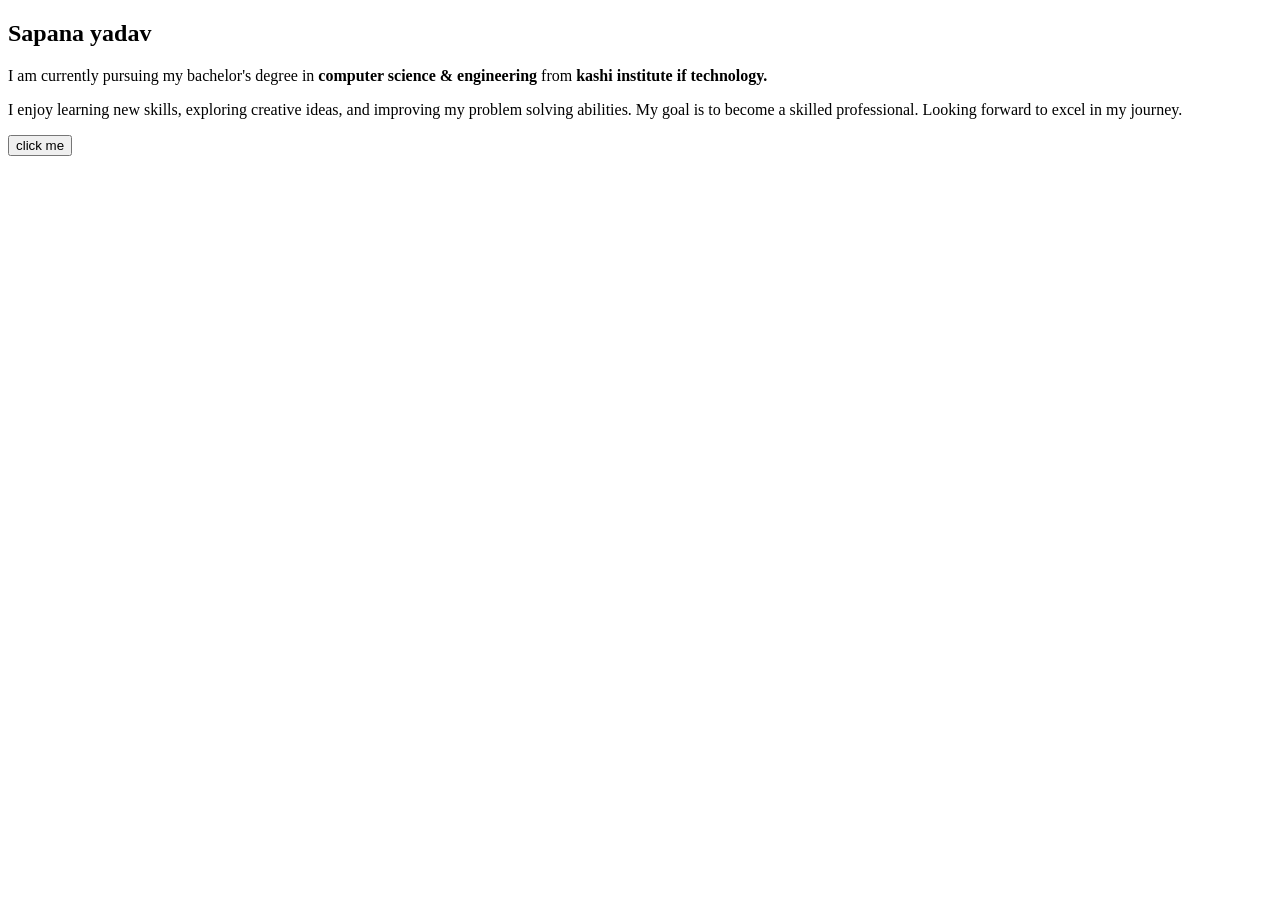
<file: index.html>
<!DOCTYPE html>
<html lang="en">

<head>
    <meta charset="UTF-8">
    <meta name="viewport" content="width=device-width, initial-scale=1.0">
    <title>Document</title>
</head>

<body>
    <h2>Sapana yadav</h2>
    <p>I am currently pursuing my bachelor's degree in <b>computer science & engineering </b> from <b>kashi institute if
            technology.</b></p>
    <p>I enjoy learning new skills, exploring creative ideas, and improving my problem solving abilities. My goal is to
        become a
        skilled professional. Looking forward to excel in my journey.</p>



    <div id="button-container"></div>



    <script src="first.js"></script>
</body>
<script src="first.js"></script>

</html>
</file>
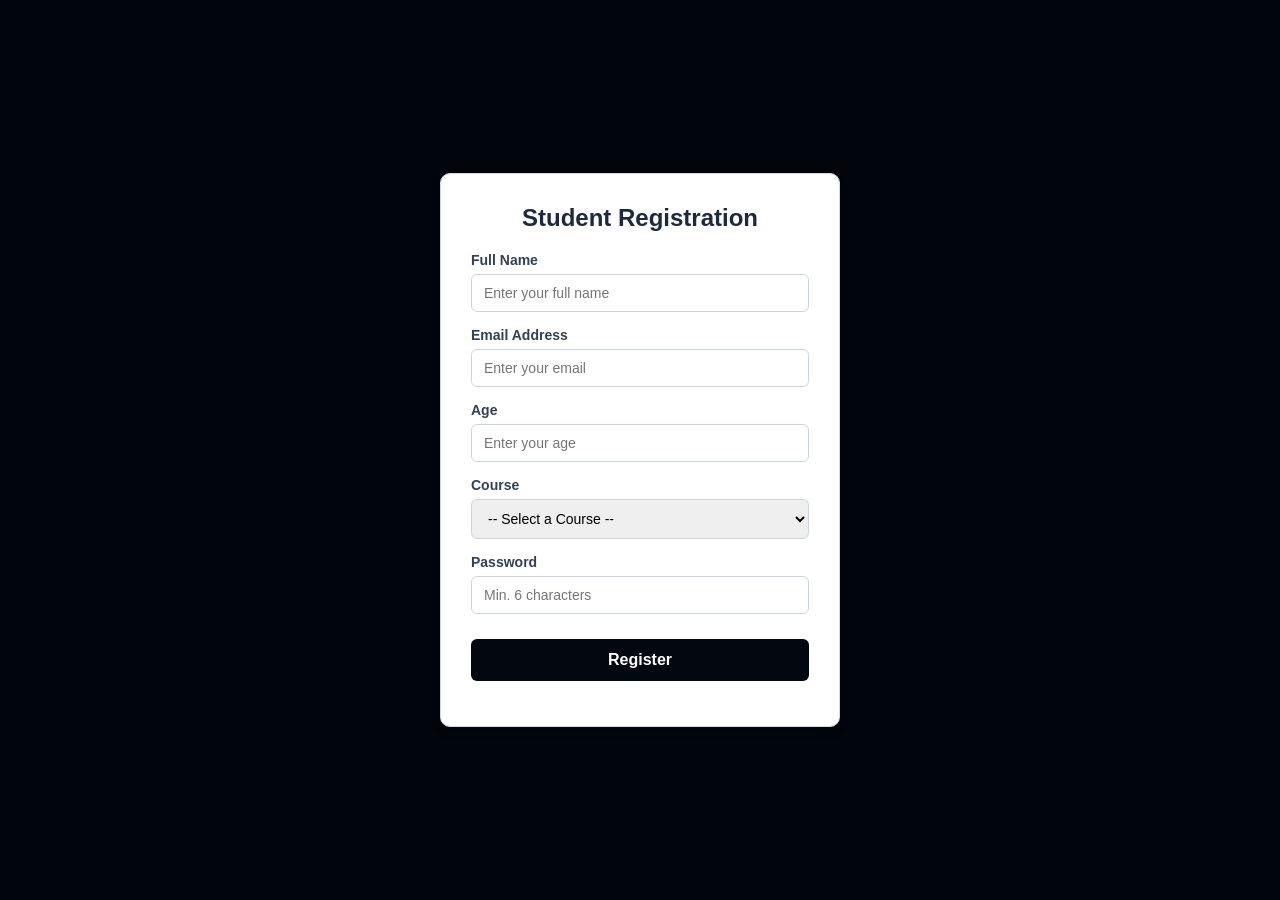
<file: CSS project/index.html>
<!DOCTYPE html>
<html lang="en">
<head>
    <meta charset="UTF-8">
    <meta name="viewport" content="width=device-width, initial-scale=1.0">
    <title>Student Registration Form</title>
 
    <link rel="stylesheet" href="style.css">
</head>
<body>

    <div class="form-container">
        <h2>Student Registration</h2>
        
        <form id="registrationForm">
            <div class="form-group">
                <label for="name">Full Name</label>
                <input type="text" id="name" placeholder="Enter your full name">
            </div>

            <div class="form-group">
                <label for="email">Email Address</label>
                <input type="email" id="email" placeholder="Enter your email">
            </div>

            <div class="form-group">
                <label for="age">Age</label>
                <input type="number" id="age" placeholder="Enter your age">
            </div>

            <div class="form-group">
                <label for="course">Course</label>
                <select id="course">
                    <option value="">-- Select a Course --</option>
                    <option value="Computer Science">B.Tech CSE</option>
                    <option value="Web Development">Web Designing & Development</option>
                    <option value="Data Analytics">Data Analytics & ML</option>
                    <option value="Graphic Design">Graphic Design</option>
                </select>
            </div>

            <div class="form-group">
                <label for="password">Password</label>
                <input type="password" id="password" placeholder="Min. 6 characters">
            </div>

            <button type="submit" id="registerBtn">Register</button>
        </form>

        <p id="message"></p>
    </div>

  
    <script src="script.js"></script>
</body>
</html>
</file>
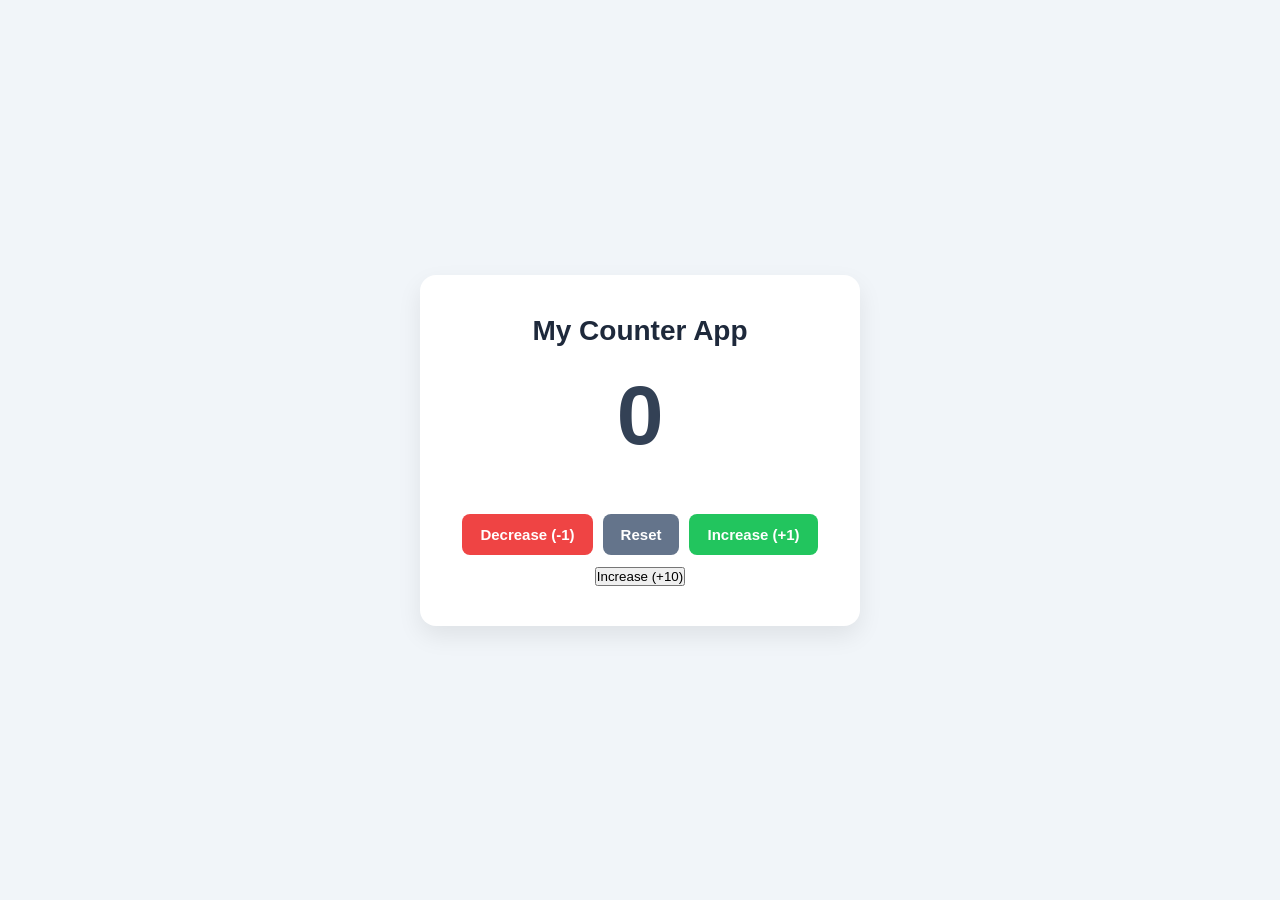
<file: task10/index.html>
<!DOCTYPE html>
<html lang="en">
<head>
    <meta charset="UTF-8">
    <meta name="viewport" content="width=device-width, initial-scale=1.0">
    <title>My Counter App</title>
    
    <link rel="stylesheet"href="style.css">
</head>
<body>

    <div class="counter-container">
        <h1>My Counter App</h1>

        
        <div id="counterValue" class="counter-display zero">0</div>

       
        <p id="statusMessage" class="status-msg"></p>

       
        <div class="button-group">
            <button id="decreaseBtn" class="btn decrease">Decrease (-1)</button>
            <button id="resetBtn" class="btn reset">Reset</button>
            <button id="increaseBtn" class="btn increase">Increase (+1)</button>
        </div>

      
        <div class="extra-controls">
            <button id="increaseFiveBtn" class="btn-bonus">Increase (+10)</button>
        </div>
    </div>

    
    <script src="script.js"></script>
</body>
</html>
</file>
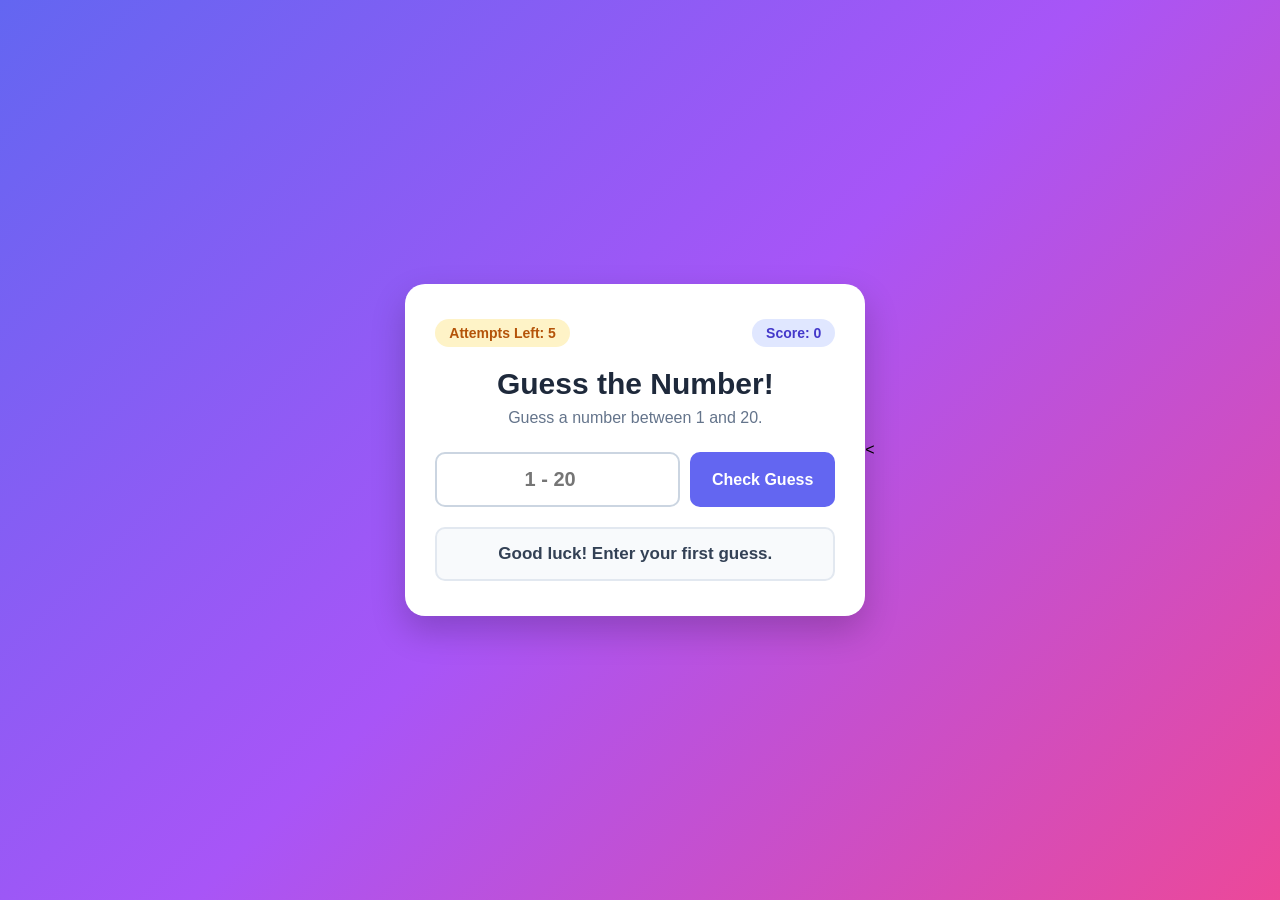
<file: task12/index.html>
<!DOCTYPE html>
<html lang="en">
<head>
    <meta charset="UTF-8">
    <meta name="viewport" content="width=device-width, initial-scale=1.0">
    <title>Guess the Number!</title>

    <link rel="stylesheet" href="style.css">
</head>
<body>

    <div class="game-container" id="gameCard">
    
        <div class="status-bar">
            <span class="badge attempts-badge">Attempts Left: <strong id="attemptsLeft">5</strong></span>
            <span class="badge score-badge">Score: <strong id="scoreDisplay">0</strong></span>
        </div>

        <h1>Guess the Number!</h1>
        <p class="instruction">Guess a number between 1 and 20.</p>


        <div class="input-group">
            <input type="number" id="guessInput" min="1" max="20" placeholder="1 - 20">
            <button id="checkBtn" class="btn primary-btn">Check Guess</button>
        </div>

     
        <div id="messageArea" class="message-box">Good luck! Enter your first guess.</div>

       
        <button id="playAgainBtn" class="btn secondary-btn hidden">Play Again</button>
    </div>

    <
    <div id="confettiContainer" class="confetti-container"></div>

  
    <script src="script.js"></script>
</body>
</html>
</file>
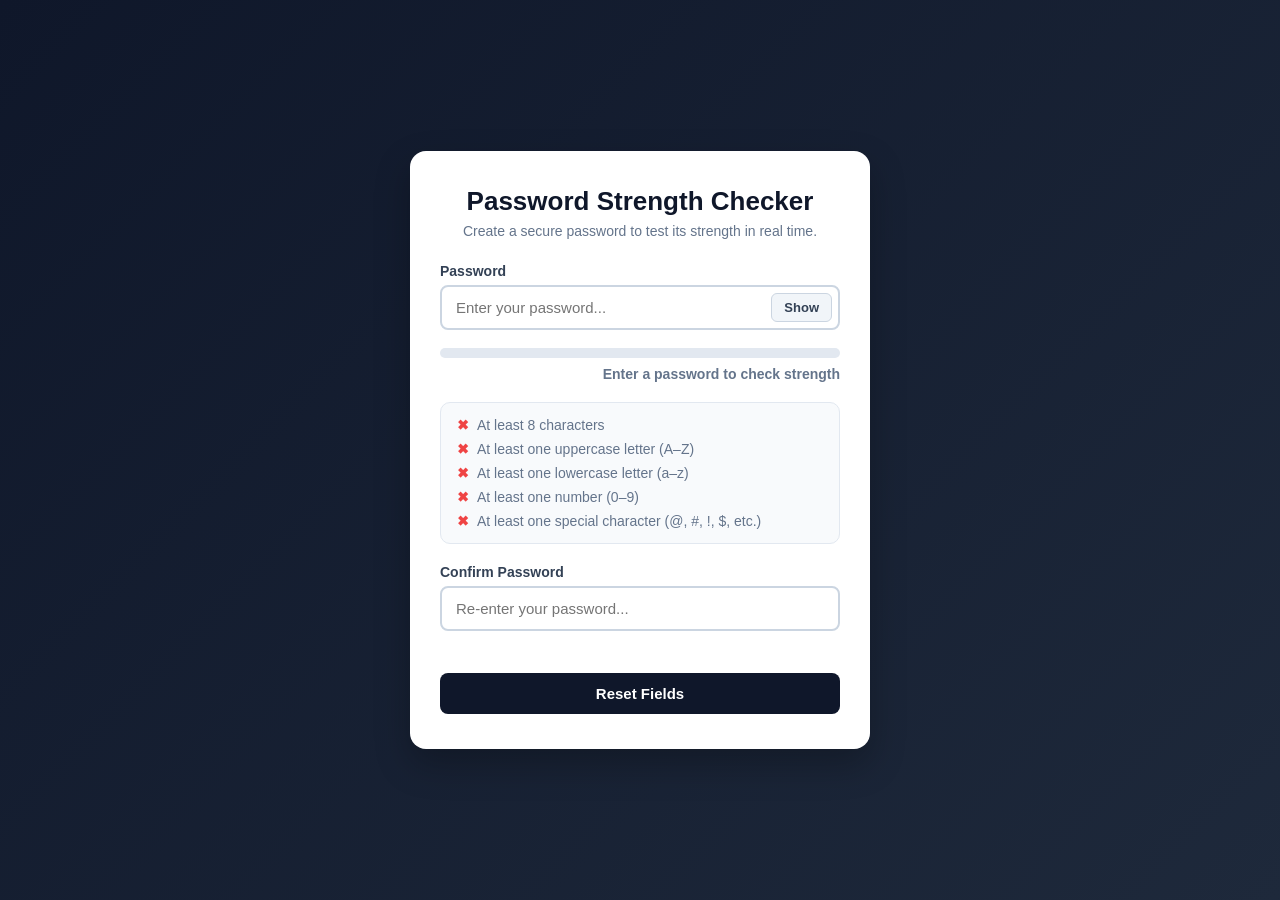
<file: task13/index.html>
<!DOCTYPE html>
<html lang="en">
<head>
    <meta charset="UTF-8">
    <meta name="viewport" content="width=device-width, initial-scale=1.0">
    <title>Password Strength Checker</title>
    <!-- Link to external CSS -->
    <link rel="stylesheet" href="style.css">
</head>
<body>

    <div class="card">
        <h1>Password Strength Checker</h1>
        <p class="subtitle">Create a secure password to test its strength in real time.</p>

        <!-- Primary Password Field -->
        <div class="input-group">
            <label for="passwordInput">Password</label>
            <div class="password-wrapper">
                <input type="password" id="passwordInput" placeholder="Enter your password...">
                <button type="button" id="togglePasswordBtn" class="toggle-btn">Show</button>
            </div>
        </div>

        <!-- Strength Indicator Bar & Dynamic Text -->
        <div class="strength-section">
            <div class="bar-track">
                <div id="strengthBar" class="bar-fill"></div>
            </div>
            <p id="strengthMessage" class="strength-text empty">Enter a password to check strength</p>
        </div>

        <!-- Bonus Challenge: Password Requirements Checklist -->
        <ul class="checklist" id="checklist">
            <li id="ruleLength" class="invalid"><span class="icon">✖</span> At least 8 characters</li>
            <li id="ruleUpper" class="invalid"><span class="icon">✖</span> At least one uppercase letter (A–Z)</li>
            <li id="ruleLower" class="invalid"><span class="icon">✖</span> At least one lowercase letter (a–z)</li>
            <li id="ruleNumber" class="invalid"><span class="icon">✖</span> At least one number (0–9)</li>
            <li id="ruleSpecial" class="invalid"><span class="icon">✖</span> At least one special character (@, #, !, $, etc.)</li>
        </ul>

        <!-- Bonus Challenge: Confirm Password Field -->
        <div class="input-group confirm-group">
            <label for="confirmPasswordInput">Confirm Password</label>
            <input type="password" id="confirmPasswordInput" placeholder="Re-enter your password...">
            <p id="matchMessage" class="match-text"></p>
        </div>

        <!-- Bonus Challenge: Reset Button -->
        <button type="button" id="resetBtn" class="reset-btn">Reset Fields</button>
    </div>

    <!-- Link to external JavaScript -->
    <script src="script.js"></script>
</body>
</html>
</file>
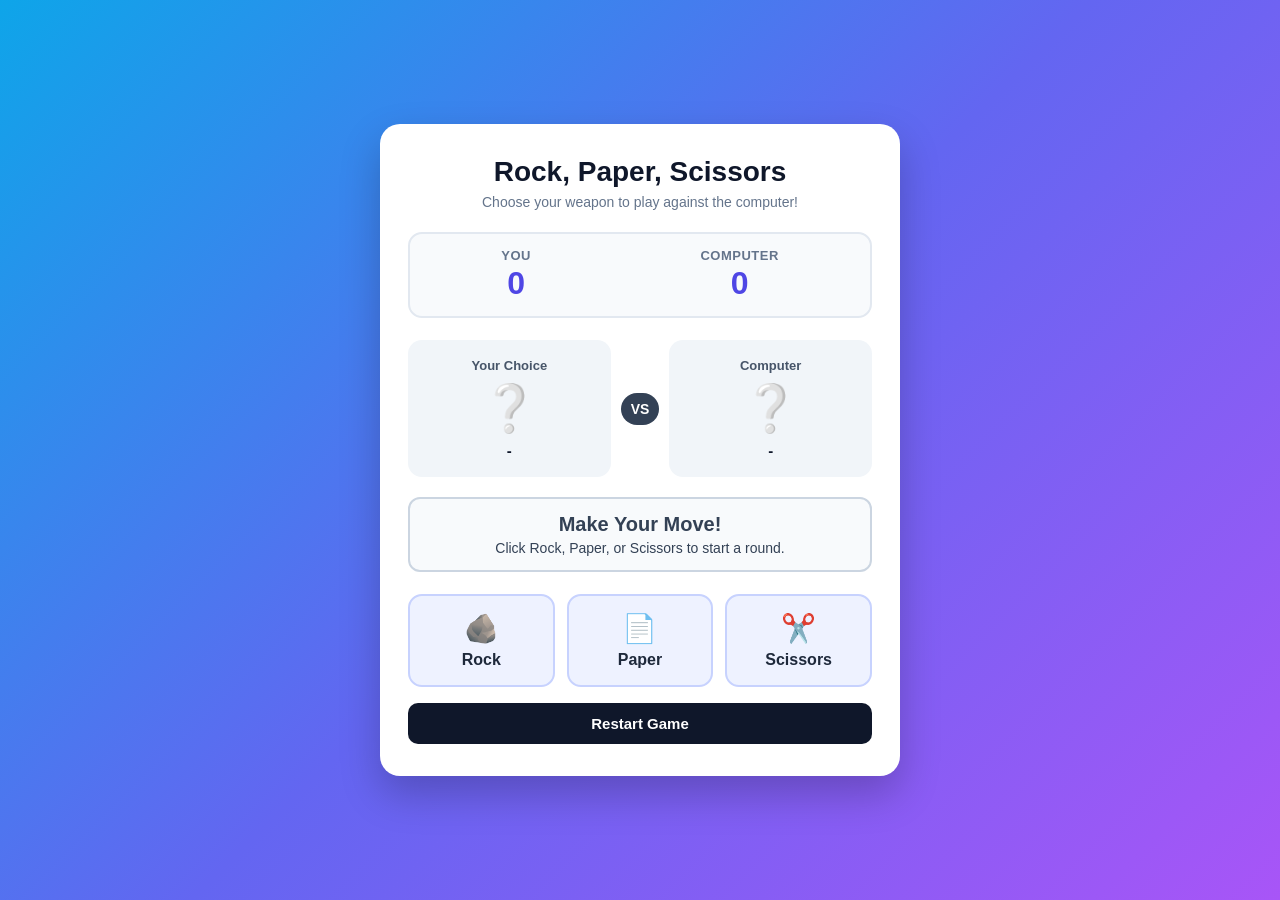
<file: task14/index.html>
<!DOCTYPE html>
<html lang="en">
<head>
    <meta charset="UTF-8">
    <meta name="viewport" content="width=device-width, initial-scale=1.0">
    <title>Rock, Paper, Scissors</title>
    <!-- Link to external CSS -->
    <link rel="stylesheet" href="style.css">
</head>
<body>

    <div class="game-card">
        <h1>Rock, Paper, Scissors</h1>
        <p class="subtitle">Choose your weapon to play against the computer!</p>

        <!-- Scoreboard -->
        <div class="scoreboard">
            <div class="score-box">
                <span class="score-label">You</span>
                <span id="userScore" class="score-value">0</span>
            </div>
            <div class="score-box">
                <span class="score-label">Computer</span>
                <span id="computerScore" class="score-value">0</span>
            </div>
        </div>

        <!-- Choice Display Area -->
        <div class="choices-display">
            <div class="choice-panel">
                <p class="panel-title">Your Choice</p>
                <div id="userChoiceIcon" class="choice-icon">❔</div>
                <p id="userChoiceText" class="choice-name">-</p>
            </div>

            <div class="vs-badge">VS</div>

            <div class="choice-panel">
                <p class="panel-title">Computer</p>
                <div id="computerChoiceIcon" class="choice-icon">❔</div>
                <p id="computerChoiceText" class="choice-name">-</p>
            </div>
        </div>

        <!-- Result & Round Message -->
        <div id="resultBanner" class="result-banner neutral">
            <h2 id="resultText">Make Your Move!</h2>
            <p id="roundMessage" class="round-msg">Click Rock, Paper, or Scissors to start a round.</p>
        </div>

        <!-- Action Buttons -->
        <div class="buttons-group">
            <button id="rockBtn" class="move-btn" data-choice="rock">
                <span class="btn-emoji">🪨</span>
                <span>Rock</span>
            </button>
            <button id="paperBtn" class="move-btn" data-choice="paper">
                <span class="btn-emoji">📄</span>
                <span>Paper</span>
            </button>
            <button id="scissorsBtn" class="move-btn" data-choice="scissors">
                <span class="btn-emoji">✂️</span>
                <span>Scissors</span>
            </button>
        </div>

        <!-- Restart Button -->
        <button id="restartBtn" class="restart-btn">Restart Game</button>
    </div>

    <!-- Link to external JavaScript -->
    <script src="script.js"></script>
</body>
</html>
</file>
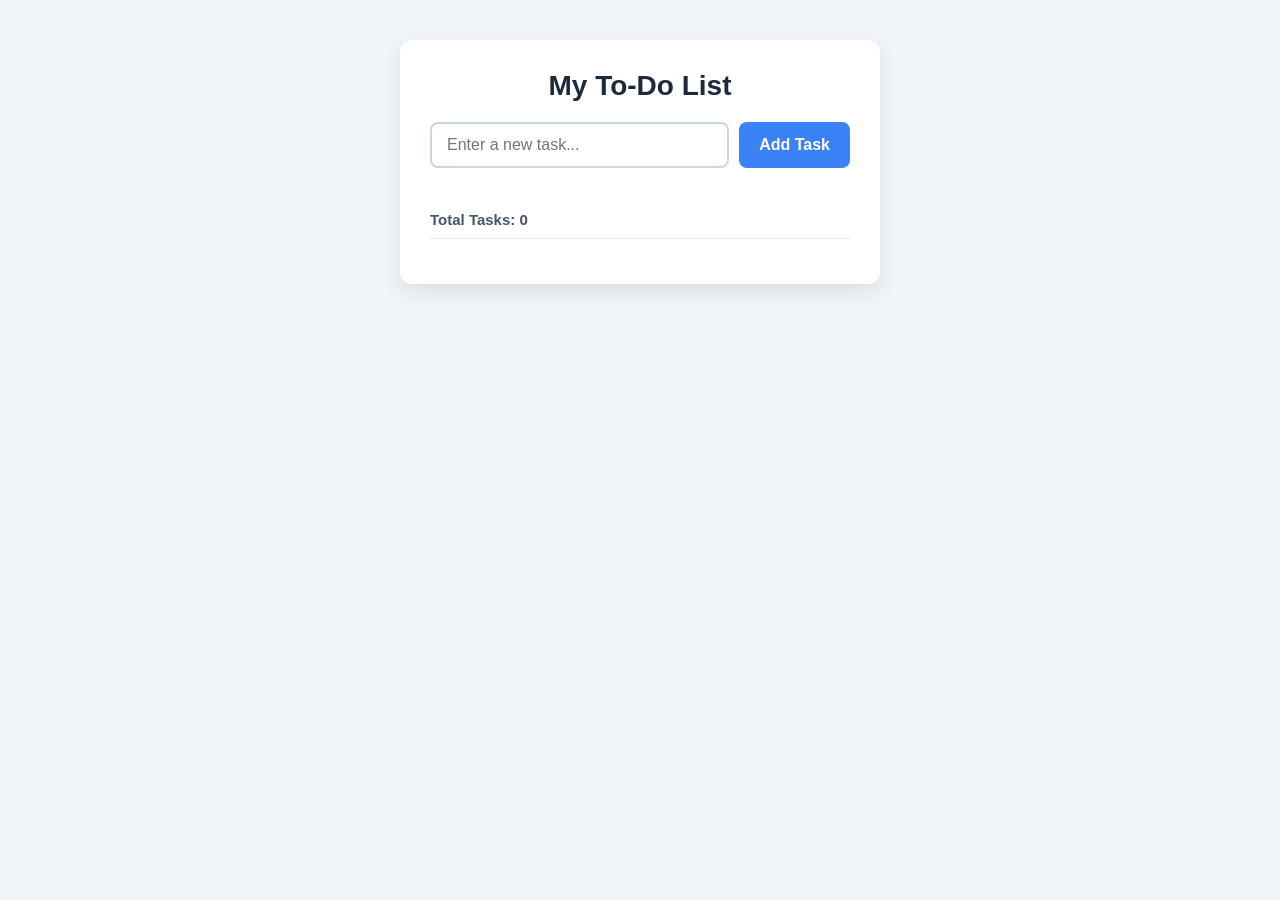
<file: task7/index.html>
<!DOCTYPE html>
<html lang="en">
<head>
    <meta charset="UTF-8">
    <meta name="viewport" content="width=device-width, initial-scale=1.0">
    <title>My To-Do List</title>
    
    <link rel="stylesheet" href="7.css">
</head>
<body>

    <div class="container">
        <h1>My To-Do List</h1>

        
        <div class="input-group">
            <input type="text" id="taskInput" placeholder="Enter a new task...">
            <button id="addTaskBtn">Add Task</button>
        </div>

       
        <p id="errorMessage" class="error-msg"></p>

        
        <div class="stats">
            <p>Total Tasks: <span id="totalTasks">0</span></p>
        </div>

     
        <ul id="taskList"></ul>
    </div>

    <script src="7.js"></script>
</body>
</html>
</file>
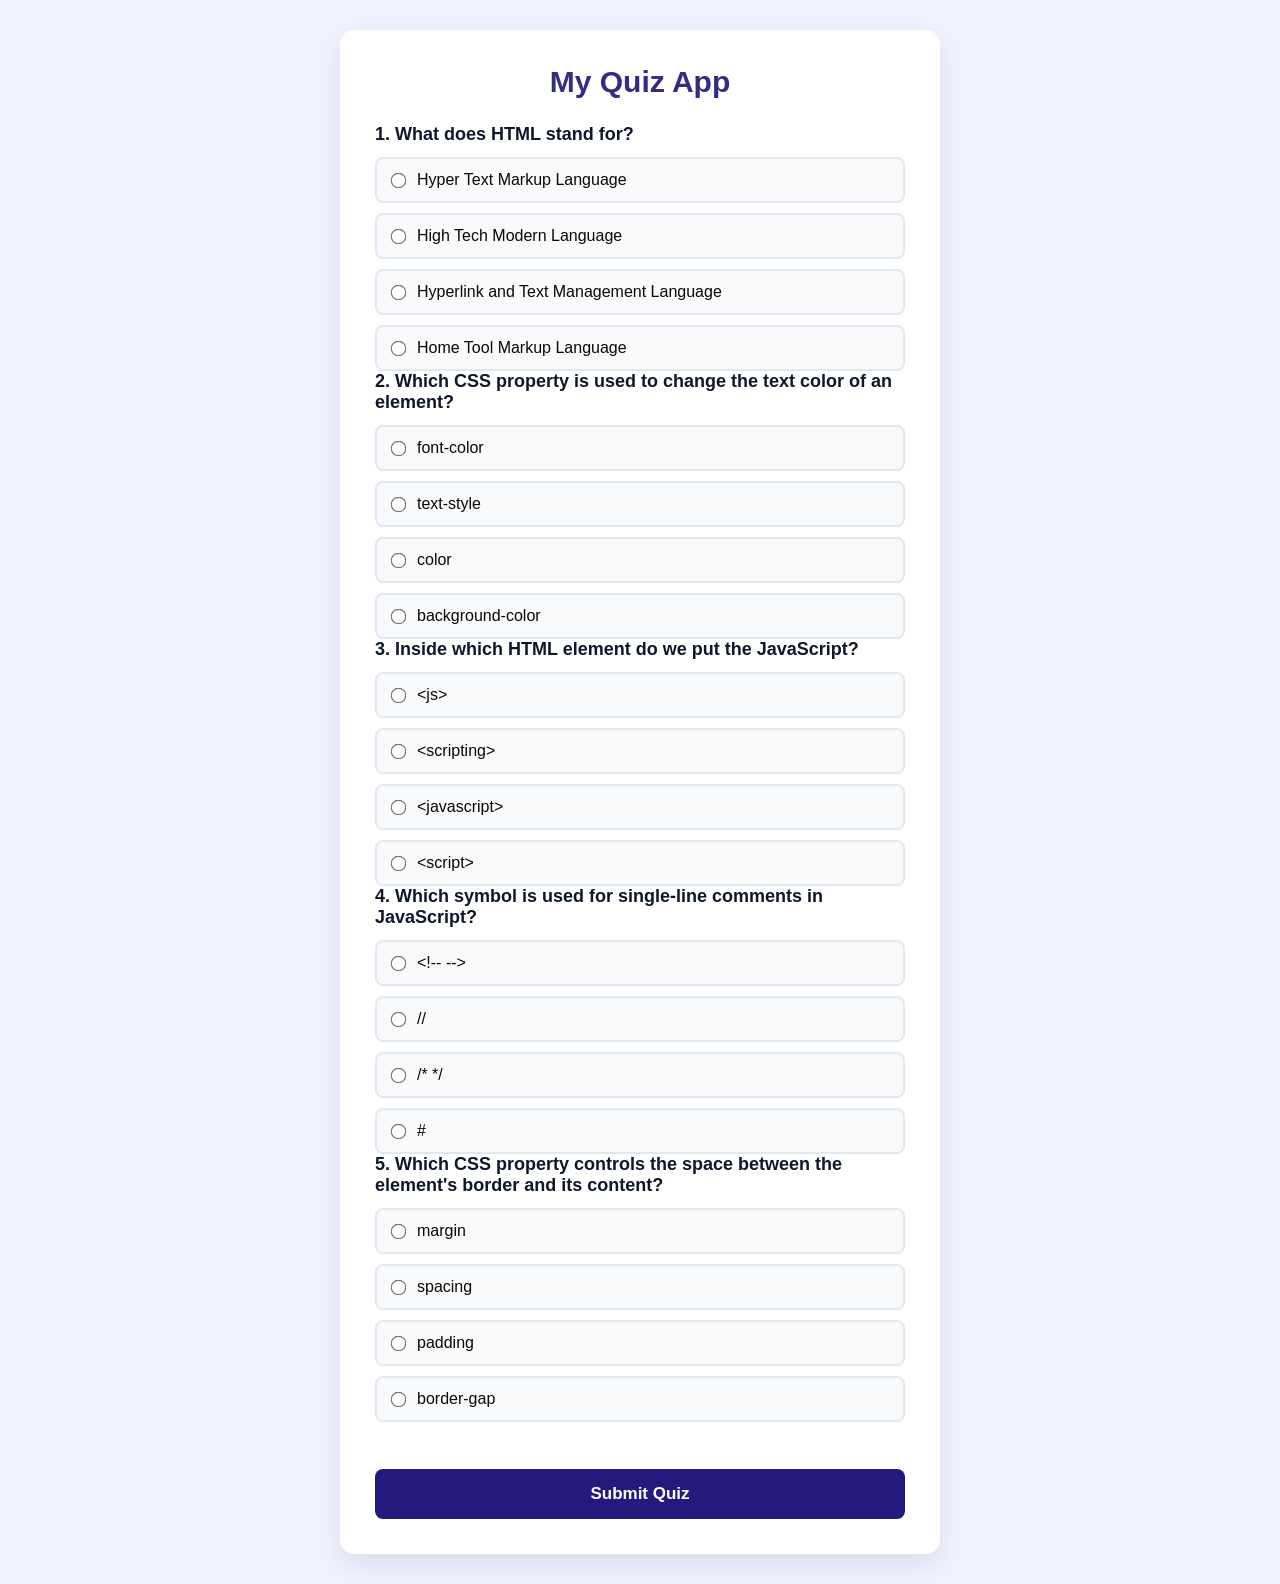
<file: task8/index.html>
<!DOCTYPE html>
<html lang="en">
<head>
    <meta charset="UTF-8">
    <meta name="viewport" content="width=device-width, initial-scale=1.0">
    <title>My Quiz App</title>
    
    <link rel="stylesheet" href="style.css">
</head>
<body>

    <div class="quiz-container">
        <h1>My Quiz App</h1>

        
        <form id="quizForm">
            <div id="questionsContainer"></div>

            
            <p id="errorMessage" class="error-msg"></p>

            
            <button type="submit" id="submitBtn" class="btn primary-btn">Submit Quiz</button>
        </form>

        
        <div id="resultContainer" class="result-box hidden">
            <h2>Quiz Completed!</h2>
            <p class="score-display">Your Score: <span id="scoreText">0/5</span></p>
            <p id="feedbackMessage" class="feedback-msg"></p>
            
            
            <button id="restartBtn" class="btn secondary-btn">Restart Quiz</button>
        </div>
    </div>

    
    <script src="script.js"></script>
</body>
</html>
</file>
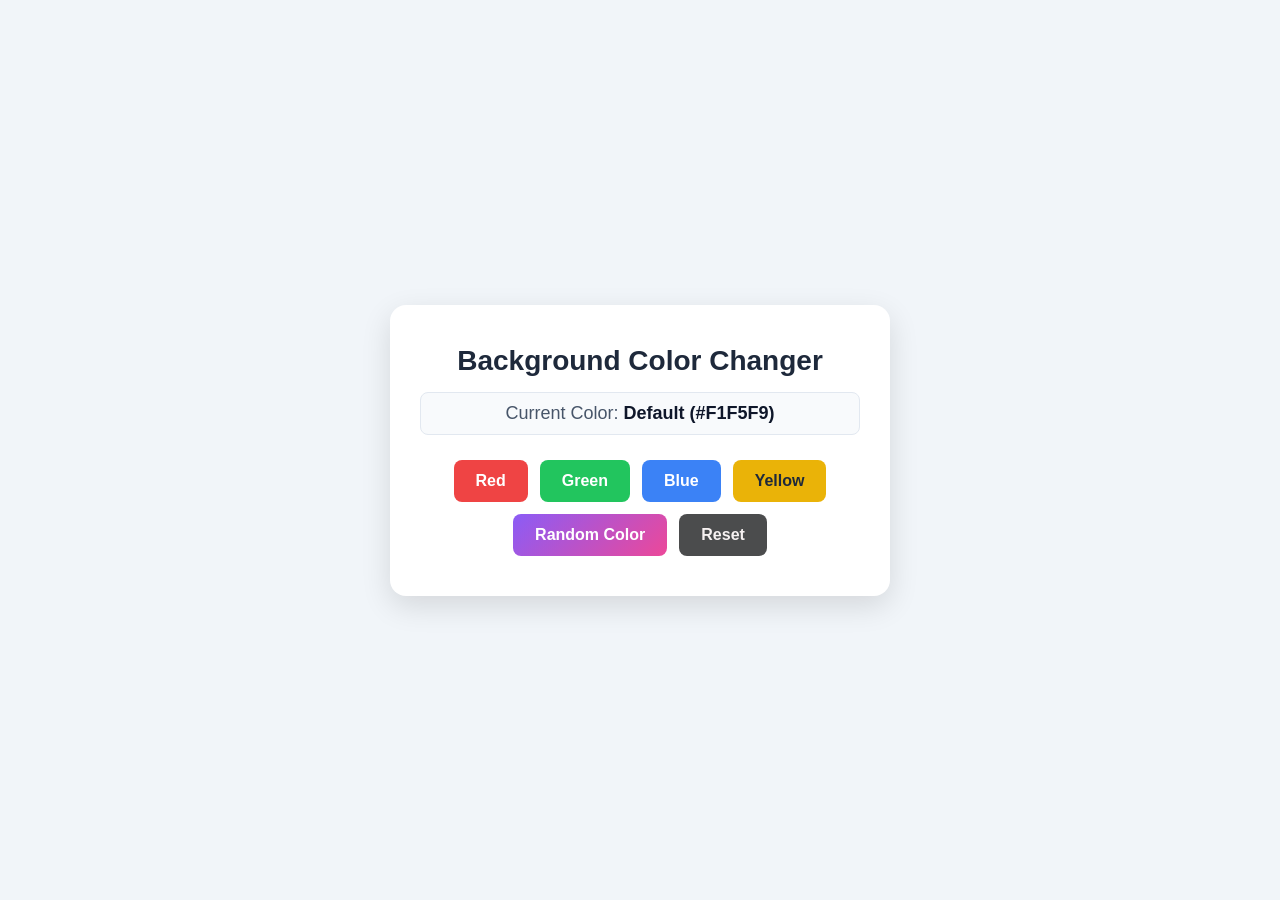
<file: task9/index.html>
<!DOCTYPE html>
<html lang="en">
<head>
    <meta charset="UTF-8">
    <meta name="viewport" content="width=device-width, initial-scale=1.0">
    <title>Background Color Changer</title>

    <link rel="stylesheet" href="style.css">
</head>
<body>

    <div class="container">
        <h1>Background Color Changer</h1>
        

        <p class="color-display">
            Current Color: <span id="colorName">Default (#F1F5F9)</span>
        </p>

     
        <div class="button-group">
            <button id="redBtn" class="color-btn red">Red</button>
            <button id="greenBtn" class="color-btn green">Green</button>
            <button id="blueBtn" class="color-btn blue">Blue</button>
            <button id="yellowBtn" class="color-btn yellow">Yellow</button>

            <button id="randomBtn" class="color-btn random">Random Color</button>
            <button id="resetBtn" class="color-btn reset">Reset</button>
        </div>
    </div>

    <script src="script.js"></script>
</body>
</html>
</file>
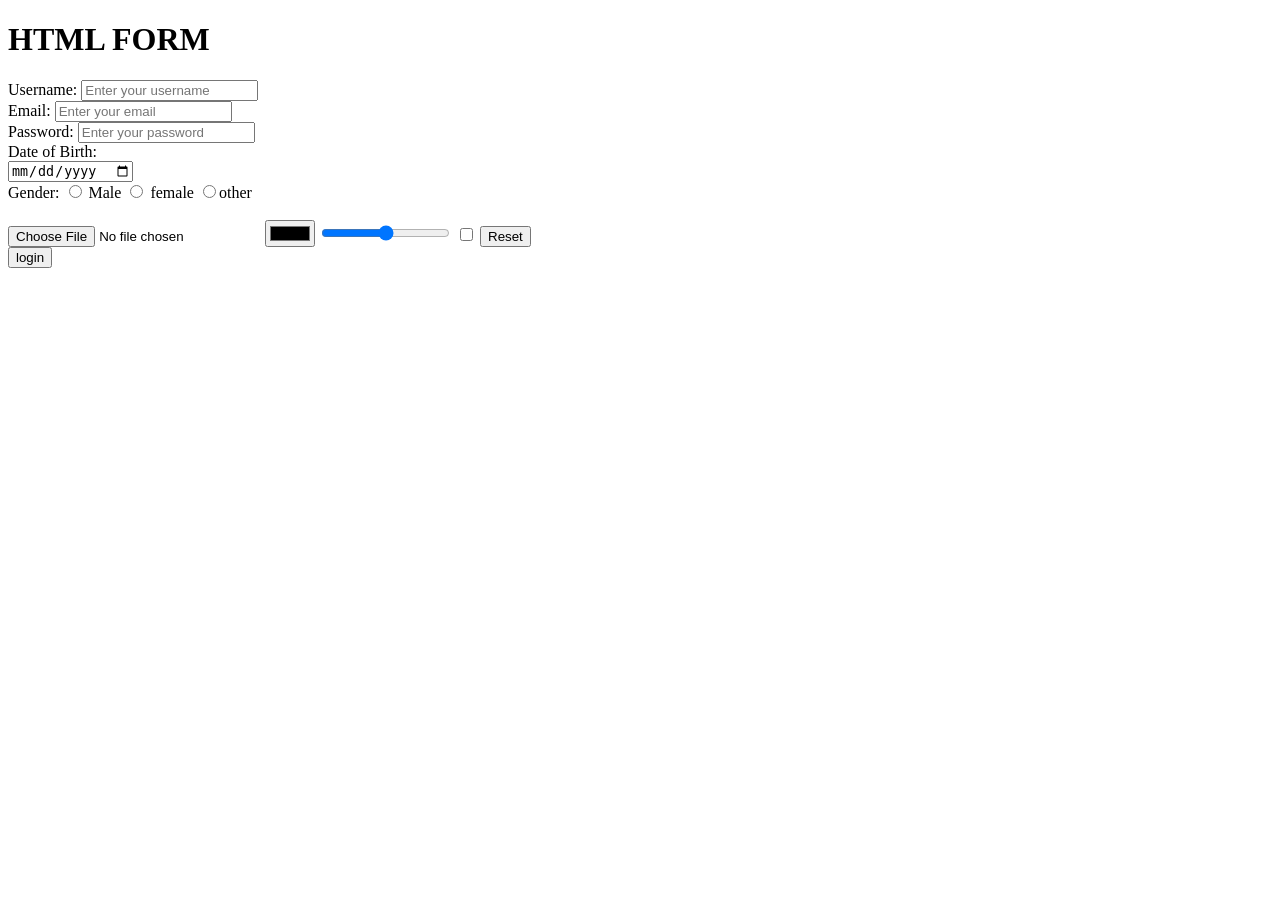
<file: form.html>
<!DOCTYPE html>
<html lang="en">
<head>
    <meta charset="UTF-8">
    <meta name="viewport" content="width=device-width, initial-scale=1.0">
    <title>HTML FORM </title>
</head>
<body>
    <h1> HTML FORM </h1>
    <form>
        <label for="uname"> Username: </label>
        <input placeholder="Enter your username" id="uname">
        <br>
        <label> Email: </label>
        <input placeholder="Enter your email" type="email">
        <br>
        <label> Password: </label>
        <input placeholder="Enter your password" type="password">
        <br>
        <label> Date of Birth: </label>
        <br>
                <input placeholder="Enter your date of birth" type="date">
        <br>
        <label for="">  Gender: </label>
        <input type="radio" id="male" name="gender" value="male">
        <label for="male">Male</label>
        <input type="radio"id="female" name="gender"value="female">
        <lable for=""female>female</lable>
       <input type="radio">other
       <br>
        
        <br>
        <input type="file">
        <input type="color">
        <input type="range">
        <input type="checkbox">
        <input type="reset">

        <br>
        <button type="button">login</button>

    </form>
    
</body>
</html>
</file>
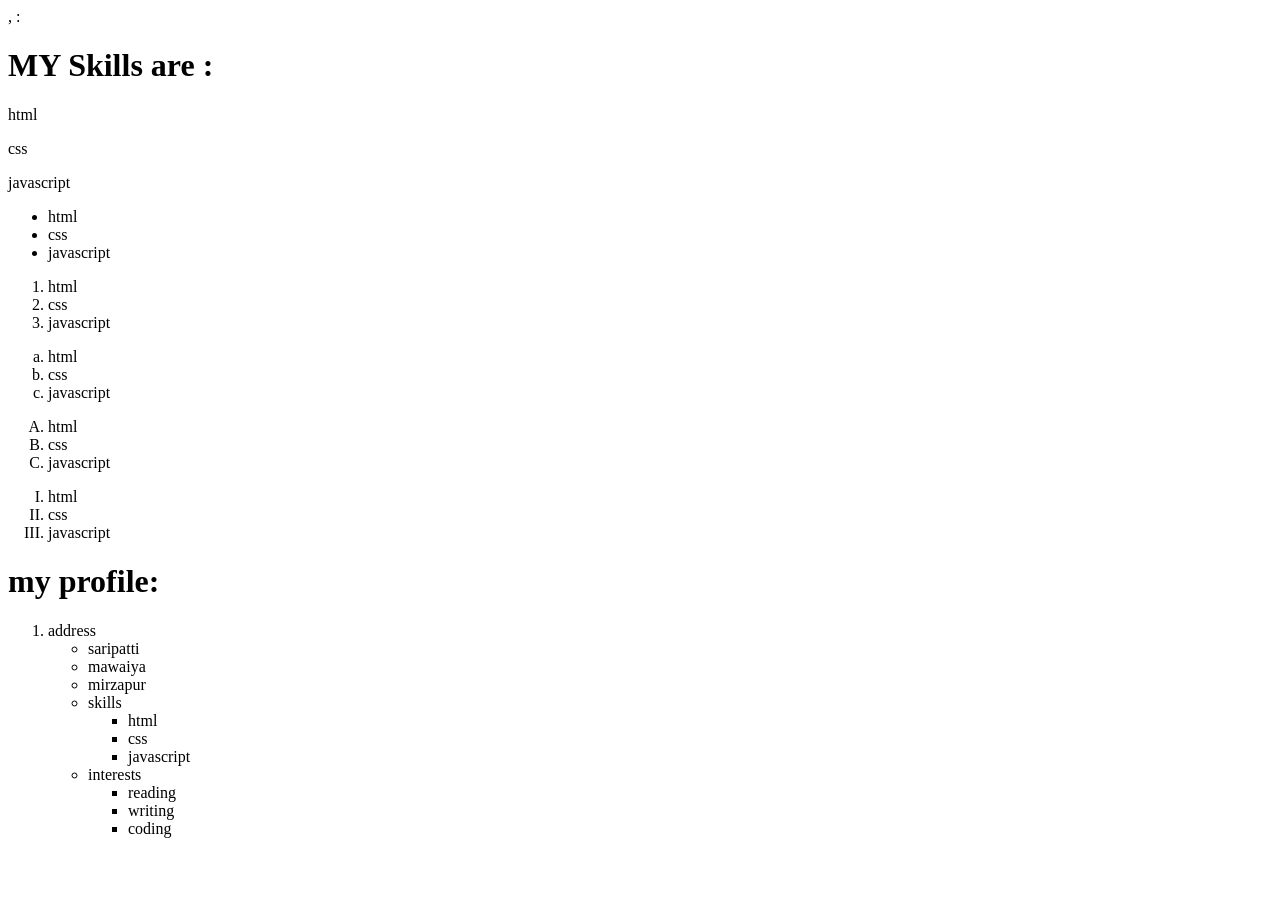
<file: list.html>
,<html>
    <head>
        <title>>HTML LISTS</title>

    </head>
    <body>
     : <h1> MY Skills are :</h1> 
      <p> html </p>
      <p> css </p>
      <p> javascript </p>
      <ul>
        <li> html </li>
        <li> css </li>  
        <li> javascript </li>
      </ul>
       <ol>
        <li> html </li>
        <li> css </li>  
        <li> javascript </li>
      </ol>
      <ol type="a">
        <li> html </li>
        <li> css </li>  
        <li> javascript </li>
      </ol>
      <ol type ="A">
        <li> html </li>
        <li> css </li>  
        <li> javascript </li>
      </ol>
      <ol type="I">
        <li> html </li>
        <li> css </li>  
        <li> javascript </li>
      </ol>
      <h1> my profile:</h1>
      <ol>
      <li>address 
        <ul>
          <li> saripatti </li>
          <li> mawaiya </li>
          <li> mirzapur </li>
        
      </li>

      <li> skills 
        <ul>
          <li> html </li>
          <li> css </li>
          <li> javascript </li>
        </ul>
      </li>

      <li>interests</li>
      
        <ul>
          <li> reading </li>
          <li> writing </li>
          <li> coding </li>
        </ul>
        </ol>

    </body>
    
</html>
</file>
<file: CSS project/style.css>
* {
    box-sizing: border-box;
    margin: 0;
    padding: 0;
    font-family: 'Segoe UI', Tahoma, Geneva, Verdana, sans-serif;
}

body {
    background-color: #01060c;
    display: flex;
    justify-content: center;
    align-items: center;
    min-height: 100vh;
    padding: 20px;
}

.form-container {
    background-color: #ffffff;
    width: 100%;
    max-width: 400px;
    padding: 30px;
    border: 1px solid #d1d9e6;
    border-radius: 10px;
    box-shadow: 0 4px 12px rgba(0, 0, 0, 0.08);
}

h2 {
    text-align: center;
    margin-bottom: 20px;
    color: #1e293b;
}

.form-group {
    margin-bottom: 15px;
}

label {
    display: block;
    margin-bottom: 6px;
    font-weight: 600;
    color: #334155;
    font-size: 14px;
}

input, select {
    width: 100%;
    padding: 10px 12px;
    border: 1px solid #cbd5e1;
    border-radius: 6px;
    font-size: 14px;
    outline: none;
    transition: border-color 0.2s;
}

input:focus, select:focus {
    border-color: #7c9bdf;
}

button {
    width: 100%;
    padding: 12px;
    background-color: #03070f;
    color: #ffffff;
    border: none;
    border-radius: 6px;
    font-size: 16px;
    font-weight: 600;
    cursor: pointer;
    margin-top: 10px;
    transition: background-color 0.3s ease;
}

button:hover {
    background-color: #1d4ed8;
}

#message {
    margin-top: 15px;
    text-align: center;
    font-size: 14px;
    font-weight: 600;
}
</file>
<file: task10/style.css>
/* Reset & Base Styles */
* {
    box-sizing: border-box;
    margin: 0;
    padding: 0;
    font-family: 'Segoe UI', Tahoma, Geneva, Verdana, sans-serif;
}

body {
    background-color: #f1f5f9;
    display: flex;
    justify-content: center;
    align-items: center;
    min-height: 100vh;
    padding: 20px;
}

/* Main Card Container */
.counter-container {
    background-color: #ffffff;
    padding: 40px 30px;
    border-radius: 16px;
    box-shadow: 0 10px 25px rgba(0, 0, 0, 0.08);
    text-align: center;
    width: 100%;
    max-width: 440px;
}

h1 {
    color: #1e293b;
    font-size: 28px;
    margin-bottom: 20px;
}

/* Large Counter Number */
.counter-display {
    font-size: 84px;
    font-weight: 800;
    margin: 15px 0;
    transition: color 0.2s ease, transform 0.1s ease;
}

/* Optional Challenge: Color states for the number */
.counter-display.zero {
    color: #334155; /* Neutral Slate */
}

.counter-display.positive {
    color: #16a34a; /* Vibrant Green */
}

.counter-display.negative {
    color: #dc2626; /* Red (if negative values are allowed) */
}

/* Status / Warning Message */
.status-msg {
    color: #ea580c;
    font-size: 14px;
    font-weight: 600;
    min-height: 20px;
    margin-bottom: 15px;
}

/* Button Groups */
.button-group {
    display: flex;
    justify-content: center;
    gap: 10px;
    margin-bottom: 12px;
}

.extra-controls {
    display: flex;
    justify-content: center;
}

/* Base Button Styling */
.btn {
    padding: 12px 18px;
    font-size: 15px;
    font-weight: 600;
    border: none;
    border-radius: 8px;
    cursor: pointer;
    transition: transform 0.15s ease, background-color 0.2s ease, box-shadow 0.2s ease;
}

.btn:hover {
    transform: translateY(-2px);
    box-shadow: 0 4px 12px rgba(0, 0, 0, 0.12);
}

.btn:active {
    transform: translateY(0);
}

/* Individual Button Colors */
.decrease {
    background-color: #ef4444;
    color: white;
}

.decrease:hover {
    background-color: #dc2626;
}

.reset {
    background-color: #64748b;
    color: white;
}

.reset:hover {
    background-color: #475569;
}

.increase {
    background-color: #22c55e;
    color: white;
}

.increase:hover {
    background-color: #16a34a;
}

.bonus {
    width: 100%;
    background-color: #3b82f6;
    color: white;
}

.bonus:hover {
    background-color: #2563eb;
}

/* Mobile Responsiveness */
@media (max-width: 450px) {
    .counter-container {
        padding: 30px 20px;
    }

    .counter-display {
        font-size: 68px;
    }

    .button-group {
        flex-direction: column;
    }

    .btn {
        width: 100%;
    }
}
</file>
<file: task12/style.css>
* {
    box-sizing: border-box;
    margin: 0;
    padding: 0;
    font-family: 'Segoe UI', Tahoma, Geneva, Verdana, sans-serif;
}

body {
    background: linear-gradient(135deg, #6366f1 0%, #a855f7 50%, #ec4899 100%);
    display: flex;
    justify-content: center;
    align-items: center;
    min-height: 100vh;
    padding: 20px;
    overflow-x: hidden;
}


.game-container {
    background-color: #ffffff;
    width: 100%;
    max-width: 460px;
    padding: 35px 30px;
    border-radius: 20px;
    box-shadow: 0 15px 35px rgba(0, 0, 0, 0.2);
    text-align: center;
    position: relative;
    z-index: 10;
    transition: transform 0.3s ease;
}


.game-container.celebrate {
    animation: winBounce 0.6s ease;
    border: 3px solid #22c55e;
}

@keyframes winBounce {
    0%, 100% { transform: scale(1); }
    40% { transform: scale(1.04); }
    70% { transform: scale(0.98); }
}

/* Top Score & Attempts Bar */
.status-bar {
    display: flex;
    justify-content: space-between;
    margin-bottom: 20px;
    gap: 10px;
}

.badge {
    padding: 6px 14px;
    border-radius: 20px;
    font-size: 14px;
    font-weight: 600;
}

.attempts-badge {
    background-color: #fef3c7;
    color: #b45309;
}

.score-badge {
    background-color: #e0e7ff;
    color: #4338ca;
}

h1 {
    color: #1e293b;
    font-size: 30px;
    margin-bottom: 8px;
}

.instruction {
    color: #64748b;
    font-size: 16px;
    margin-bottom: 25px;
}

/* Input & Button Group */
.input-group {
    display: flex;
    gap: 10px;
    margin-bottom: 20px;
}

input[type="number"] {
    flex: 1;
    padding: 14px;
    font-size: 20px;
    font-weight: bold;
    text-align: center;
    border: 2px solid #cbd5e1;
    border-radius: 10px;
    outline: none;
    transition: border-color 0.2s, box-shadow 0.2s;
}

input[type="number"]:focus {
    border-color: #6366f1;
    box-shadow: 0 0 0 3px rgba(99, 102, 241, 0.2);
}

/* Buttons */
.btn {
    padding: 14px 22px;
    font-size: 16px;
    font-weight: 700;
    border: none;
    border-radius: 10px;
    cursor: pointer;
    transition: background-color 0.2s, transform 0.1s;
}

.btn:active {
    transform: scale(0.97);
}

.primary-btn {
    background-color: #6366f1;
    color: white;
}

.primary-btn:hover {
    background-color: #4f46e5;
}

.primary-btn:disabled {
    background-color: #94a3b8;
    cursor: not-allowed;
}

.secondary-btn {
    width: 100%;
    margin-top: 15px;
    background-color: #0f172a;
    color: white;
}

.secondary-btn:hover {
    background-color: #334155;
}

.hidden {
    display: none;
}


.message-box {
    padding: 15px;
    border-radius: 10px;
    font-size: 17px;
    font-weight: 600;
    background-color: #f8fafc;
    color: #334155;
    border: 2px solid #e2e8f0;
    transition: all 0.2s ease;
}


.message-box.hint {
    background-color: #fff7ed;
    color: #c2410c;
    border-color: #fdba74;
}

.message-box.error {
    background-color: #fee2e2;
    color: #b91c1c;
    border-color: #fca5a5;
}

.message-box.success {
    background-color: #dcfce7;
    color: #15803d;
    border-color: #86efac;
    font-size: 18px;
}

.confetti-container {
    position: fixed;
    top: 0;
    left: 0;
    width: 100%;
    height: 100%;
    pointer-events: none;
    z-index: 5;
}

.confetti {
    position: absolute;
    width: 10px;
    height: 10px;
    top: -10px;
    border-radius: 2px;
    animation: fall linear forwards;
}

@keyframes fall {
    to {
        transform: translateY(105vh) rotate(720deg);
    }
}


@media (max-width: 480px) {
    .game-container {
        padding: 25px 20px;
    }

    h1 {
        font-size: 25px;
    }

    .input-group {
        flex-direction: column;
    }

    .btn {
        width: 100%;
    }
}
</file>
<file: task13/style.css>
/* Reset & Base Styles */
* {
    box-sizing: border-box;
    margin: 0;
    padding: 0;
    font-family: 'Segoe UI', Tahoma, Geneva, Verdana, sans-serif;
}

body {
    background: linear-gradient(135deg, #0f172a 0%, #1e293b 100%);
    color: #1e293b;
    display: flex;
    justify-content: center;
    align-items: center;
    min-height: 100vh;
    padding: 20px;
}

/* Main Card Container */
.card {
    background-color: #ffffff;
    width: 100%;
    max-width: 460px;
    padding: 35px 30px;
    border-radius: 16px;
    box-shadow: 0 15px 35px rgba(0, 0, 0, 0.25);
}

h1 {
    font-size: 26px;
    color: #0f172a;
    text-align: center;
    margin-bottom: 6px;
}

.subtitle {
    font-size: 14px;
    color: #64748b;
    text-align: center;
    margin-bottom: 24px;
}

/* Input Groups */
.input-group {
    margin-bottom: 18px;
}

.input-group label {
    display: block;
    font-size: 14px;
    font-weight: 600;
    color: #334155;
    margin-bottom: 6px;
}

.password-wrapper {
    position: relative;
    display: flex;
    align-items: center;
}

input[type="password"],
input[type="text"] {
    width: 100%;
    padding: 12px 14px;
    font-size: 15px;
    border: 2px solid #cbd5e1;
    border-radius: 8px;
    outline: none;
    transition: border-color 0.2s, box-shadow 0.2s;
}

.password-wrapper input {
    padding-right: 72px; /* Space for Show/Hide button */
}

input:focus {
    border-color: #3b82f6;
    box-shadow: 0 0 0 3px rgba(59, 130, 246, 0.15);
}

/* Show / Hide Password Button */
.toggle-btn {
    position: absolute;
    right: 8px;
    background-color: #f1f5f9;
    color: #334155;
    border: 1px solid #cbd5e1;
    padding: 6px 12px;
    border-radius: 6px;
    font-size: 13px;
    font-weight: 600;
    cursor: pointer;
    transition: background-color 0.2s, color 0.2s;
}

.toggle-btn:hover {
    background-color: #e2e8f0;
    color: #0f172a;
}

/* Animated Strength Indicator Bar */
.strength-section {
    margin-bottom: 20px;
}

.bar-track {
    width: 100%;
    height: 10px;
    background-color: #e2e8f0;
    border-radius: 999px;
    overflow: hidden;
    margin-bottom: 8px;
}

.bar-fill {
    height: 100%;
    width: 0%;
    border-radius: 999px;
    transition: width 0.35s ease, background-color 0.35s ease;
}

/* Strength Color States */
.bar-fill.weak {
    width: 33%;
    background-color: #ef4444;
}

.bar-fill.medium {
    width: 66%;
    background-color: #f59e0b;
}

.bar-fill.strong {
    width: 100%;
    background-color: #22c55e;
}

.strength-text {
    font-size: 14px;
    font-weight: 600;
    text-align: right;
}

.strength-text.empty { color: #64748b; }
.strength-text.weak { color: #dc2626; }
.strength-text.medium { color: #d97706; }
.strength-text.strong { color: #16a34a; }

/* Password Rules Checklist */
.checklist {
    list-style: none;
    background-color: #f8fafc;
    border: 1px solid #e2e8f0;
    border-radius: 10px;
    padding: 14px 16px;
    margin-bottom: 20px;
    display: flex;
    flex-direction: column;
    gap: 8px;
}

.checklist li {
    font-size: 14px;
    display: flex;
    align-items: center;
    gap: 8px;
    transition: color 0.2s ease;
}

.checklist li.invalid {
    color: #64748b;
}

.checklist li.invalid .icon {
    color: #ef4444;
    font-weight: bold;
}

.checklist li.valid {
    color: #15803d;
    font-weight: 600;
}

.checklist li.valid .icon {
    color: #22c55e;
    font-weight: bold;
}

/* Confirm Password Match Feedback */
.match-text {
    font-size: 13px;
    font-weight: 600;
    margin-top: 6px;
    min-height: 18px;
}

.match-text.matched {
    color: #16a34a;
}

.match-text.unmatched {
    color: #dc2626;
}

/* Reset Button */
.reset-btn {
    width: 100%;
    padding: 12px;
    background-color: #0f172a;
    color: #ffffff;
    border: none;
    border-radius: 8px;
    font-size: 15px;
    font-weight: 600;
    cursor: pointer;
    transition: background-color 0.2s, transform 0.1s;
}

.reset-btn:hover {
    background-color: #334155;
}

.reset-btn:active {
    transform: scale(0.98);
}

/* Mobile Responsiveness */
@media (max-width: 480px) {
    .card {
        padding: 25px 20px;
    }

    h1 {
        font-size: 22px;
    }
}
</file>
<file: task14/style.css>
/* Reset & Base Styles */
* {
    box-sizing: border-box;
    margin: 0;
    padding: 0;
    font-family: 'Segoe UI', Tahoma, Geneva, Verdana, sans-serif;
}

body {
    background: linear-gradient(135deg, #0ea5e9 0%, #6366f1 50%, #a855f7 100%);
    color: #1e293b;
    display: flex;
    justify-content: center;
    align-items: center;
    min-height: 100vh;
    padding: 20px;
}

/* Main Game Card */
.game-card {
    background-color: #ffffff;
    width: 100%;
    max-width: 520px;
    padding: 32px 28px;
    border-radius: 20px;
    box-shadow: 0 18px 40px rgba(0, 0, 0, 0.22);
    text-align: center;
}

h1 {
    font-size: 28px;
    color: #0f172a;
    margin-bottom: 6px;
}

.subtitle {
    font-size: 14px;
    color: #64748b;
    margin-bottom: 22px;
}

/* Scoreboard */
.scoreboard {
    display: flex;
    justify-content: space-around;
    gap: 15px;
    background-color: #f8fafc;
    border: 2px solid #e2e8f0;
    border-radius: 14px;
    padding: 14px;
    margin-bottom: 22px;
}

.score-box {
    display: flex;
    flex-direction: column;
    align-items: center;
}

.score-label {
    font-size: 13px;
    font-weight: 700;
    text-transform: uppercase;
    letter-spacing: 0.5px;
    color: #64748b;
}

.score-value {
    font-size: 32px;
    font-weight: 800;
    color: #4f46e5;
    margin-top: 2px;
}

/* Choices Display Area */
.choices-display {
    display: flex;
    align-items: center;
    justify-content: space-between;
    gap: 10px;
    margin-bottom: 20px;
}

.choice-panel {
    flex: 1;
    background-color: #f1f5f9;
    border-radius: 14px;
    padding: 16px 10px;
    border: 2px solid transparent;
    transition: transform 0.2s ease, border-color 0.2s ease;
}

.panel-title {
    font-size: 13px;
    font-weight: 600;
    color: #475569;
    margin-bottom: 8px;
}

.choice-icon {
    font-size: 46px;
    line-height: 1.2;
    margin-bottom: 6px;
    transition: transform 0.25s ease;
}

.choice-icon.pop {
    transform: scale(1.2);
}

.choice-name {
    font-size: 15px;
    font-weight: 700;
    color: #0f172a;
}

.vs-badge {
    font-size: 14px;
    font-weight: 800;
    color: #ffffff;
    background-color: #334155;
    padding: 8px 10px;
    border-radius: 999px;
}

/* Result Banner */
.result-banner {
    padding: 14px 16px;
    border-radius: 12px;
    margin-bottom: 22px;
    border: 2px solid transparent;
    transition: all 0.25s ease;
}

.result-banner h2 {
    font-size: 20px;
    margin-bottom: 4px;
}

.round-msg {
    font-size: 14px;
    font-weight: 500;
}

.result-banner.neutral {
    background-color: #f8fafc;
    border-color: #cbd5e1;
    color: #334155;
}

.result-banner.win {
    background-color: #dcfce7;
    border-color: #22c55e;
    color: #15803d;
}

.result-banner.lose {
    background-color: #fee2e2;
    border-color: #ef4444;
    color: #b91c1c;
}

.result-banner.draw {
    background-color: #fef3c7;
    border-color: #f59e0b;
    color: #b45309;
}

/* Choice Buttons */
.buttons-group {
    display: grid;
    grid-template-columns: repeat(3, 1fr);
    gap: 12px;
    margin-bottom: 16px;
}

.move-btn {
    display: flex;
    flex-direction: column;
    align-items: center;
    justify-content: center;
    gap: 6px;
    padding: 16px 10px;
    background-color: #eef2ff;
    color: #1e293b;
    border: 2px solid #c7d2fe;
    border-radius: 14px;
    font-size: 16px;
    font-weight: 700;
    cursor: pointer;
    transition: all 0.2s ease;
}

.move-btn:hover {
    background-color: #4f46e5;
    border-color: #4f46e5;
    color: #ffffff;
    transform: translateY(-3px);
    box-shadow: 0 8px 18px rgba(79, 70, 229, 0.28);
}

.move-btn:active {
    transform: translateY(0);
}

.btn-emoji {
    font-size: 28px;
}

/* Restart Button */
.restart-btn {
    width: 100%;
    padding: 12px;
    background-color: #0f172a;
    color: #ffffff;
    border: none;
    border-radius: 10px;
    font-size: 15px;
    font-weight: 600;
    cursor: pointer;
    transition: background-color 0.2s ease, transform 0.1s ease;
}

.restart-btn:hover {
    background-color: #334155;
}

.restart-btn:active {
    transform: scale(0.99);
}

/* Mobile Responsiveness */
@media (max-width: 480px) {
    .game-card {
        padding: 24px 18px;
    }

    h1 {
        font-size: 23px;
    }

    .choice-icon {
        font-size: 36px;
    }

    .buttons-group {
        grid-template-columns: 1fr;
    }

    .move-btn {
        flex-direction: row;
        padding: 12px 16px;
        gap: 12px;
    }
}
</file>
<file: task7/7.css>
*{
    box-sizing: border-box;
    margin: 0;
    padding: 0;
    font-family: 'Segoe UI', Tahoma, Geneva, Verdana, sans-serif;
}

body {
    background-color: #f0f4f8;
    display: flex;
    justify-content: center;
    align-items: flex-start;
    min-height: 100vh;
    padding: 40px 20px;
}


.container {
    background-color: #ffffff;
    width: 100%;
    max-width: 480px;
    padding: 30px;
    border-radius: 12px;
    box-shadow: 0 8px 20px rgba(0, 0, 0, 0.08);
}

h1 {
    text-align: center;
    color: #1e293b;
    margin-bottom: 20px;
    font-size: 28px;
}


.input-group {
    display: flex;
    gap: 10px;
}

input[type="text"] {
    flex: 1;
    padding: 12px 15px;
    border: 2px solid #cbd5e1;
    border-radius: 8px;
    font-size: 16px;
    outline: none;
    transition: border-color 0.2s;
}

input[type="text"]:focus {
    border-color: #3b82f6;
}

button#addTaskBtn {
    padding: 12px 20px;
    background-color: #3b82f6;
    color: white;
    border: none;
    border-radius: 8px;
    font-size: 16px;
    font-weight: 600;
    cursor: pointer;
    transition: background-color 0.2s, transform 0.1s;
}

button#addTaskBtn:hover {
    background-color: #2563eb;
}

button#addTaskBtn:active {
    transform: scale(0.98);
}


.error-msg {
    color: #ef4444;
    font-size: 14px;
    margin-top: 8px;
    min-height: 20px;
}


.stats {
    margin: 15px 0;
    padding-bottom: 10px;
    border-bottom: 1px solid #e2e8f0;
    color: #475569;
    font-weight: 600;
    font-size: 15px;
}


ul {
    list-style: none;
}


li {
    display: flex;
    justify-content: space-between;
    align-items: center;
    background-color: #f8fafc;
    border: 1px solid #e2e8f0;
    border-left: 5px solid #3b82f6; 
    padding: 12px 15px;
    margin-bottom: 10px;
    border-radius: 8px;
    transition: all 0.2s ease;
}

li:hover {
    background-color: #f1f5f9;
}

.task-text {
    flex: 1;
    cursor: pointer;
    color: #1e293b;
    font-size: 16px;
    word-break: break-word;
    margin-right: 10px;
}


li.completed {
    background-color: #f1f5f9;
    border-left-color: #10b981; 
    opacity: 0.75;
}

li.completed .task-text {
    text-decoration: line-through;
    color: #64748b;
}


.delete-btn {
    background-color: #fee2e2;
    color: #dc2626;
    border: none;
    padding: 6px 12px;
    border-radius: 6px;
    font-size: 14px;
    font-weight: 600;
    cursor: pointer;
    transition: background-color 0.2s, color 0.2s;
}

.delete-btn:hover {
    background-color: #dc2626;
    color: white;
}


@media (max-width: 480px) {
    .container {
        padding: 20px;
    }

    .input-group {
        flex-direction: column;
    }

    button#addTaskBtn {
        width: 100%;
    }
}
</file>
<file: task8/style.css>
* {
    box-sizing: border-box;
    margin: 0;
    padding: 0;
    font-family: 'Segoe UI', Tahoma, Geneva, Verdana, sans-serif;
}

body {
    background-color: #eef2ff;
    color: #07090a;
    display: flex;
    justify-content: center;
    align-items: flex-start;
    min-height: 100vh;
    padding: 30px 15px;
}


.quiz-container {
    background-color: #ffffff;
    width: 100%;
    max-width: 600px;
    padding: 35px;
    border-radius: 14px;
    box-shadow: 0 10px 25px rgba(0, 0, 0, 0.08);
}

h1 {
    text-align: center;
    color: #312e81;
    margin-bottom: 25px;
    font-size: 30px;
}

*/on-block {
    margin-bottom: 25px;
    padding-bottom: 20px;
    border-bottom: 1px solid #e2e8f0;
}

.question-block:last-child {
    border-bottom: none;
    margin-bottom: 10px;
}

.question-title {
    font-size: 18px;
    font-weight: 600;
    margin-bottom: 12px;
    color: #0f172a;
}


.options-list {
    display: flex;
    flex-direction: column;
    gap: 10px;
}

.option-label {
    display: flex;
    align-items: center;
    padding: 12px 15px;
    background-color: #f8fafc;
    border: 2px solid #e2e8f0;
    border-radius: 8px;
    cursor: pointer;
    transition: all 0.2s ease;
    font-size: 16px;
}

.option-label:hover {
    background-color: #e0e7ff;
    border-color: #818cf8;
}

.option-label input[type="radio"] {
    margin-right: 12px;
    accent-color: #5346c9;
    transform: scale(1.2);
    cursor: pointer;
}


.option-label.correct {
    background-color: #dcfce7;
    border-color: #22c55e;
    color: #14532d;
    font-weight: 600;
}

.option-label.incorrect {
    background-color: #fee2e2;
    border-color: #ef4444;
    color: #7f1d1d;
}


.error-msg {
    color: #dc2626;
    font-size: 15px;
    font-weight: 600;
    text-align: center;
    margin-bottom: 15px;
    min-height: 22px;
}


.btn {
    width: 100%;
    padding: 15px;
    font-size: 17px;
    font-weight: 600;
    border: none;
    border-radius: 8px;
    cursor: pointer;
    transition: background-color 0.2s, transform 0.1s;
}

.btn:active {
    transform: scale(0.99);
}

.primary-btn {
    background-color: #241a7d;
    color: white;
}

.primary-btn:hover {
    background-color: #2c1be4;
}

.secondary-btn {
    background-color: #0f172a;
    color: white;
    margin-top: 15px;
}

.secondary-btn:hover {
    background-color: #334155;
}


.result-box {
    margin-top: 25px;
    padding: 25px;
    background-color: #547aa0;
    border: 2px solid #090a0f;
    border-radius: 10px;
    text-align: center;
}

.result-box h2 {
    color: #312e81;
    margin-bottom: 10px;
}

.score-display {
    font-size: 24px;
    font-weight: 700;
    color: #4f46e5;
    margin-bottom: 10px;
}

.feedback-msg {
    font-size: 16px;
    color: #e4e9ef;
    font-weight: 500;
}

.hidden {
    display: none;
}


@media (max-width: 500px) {
    .quiz-container {
        padding: 20px;
    }

    h1 {
        font-size: 24px;
    }

    .question-title {
        font-size: 16px;
    }

    .option-label {
        padding: 10px 12px;
        font-size: 15px;
    }
}
</file>
<file: task9/style.css>
* {
    box-sizing: border-box;
    margin: 0;
    padding: 0;
    font-family: 'Segoe UI', Tahoma, Geneva, Verdana, sans-serif;
}

body {
    background-color: #f1f5f9;
    display: flex;
    justify-content: center;
    align-items: center;
    min-height: 100vh;
    padding: 20px;

    transition: background-color 0.5s ease;
}


.container {
    background-color: #ffffff;
    padding: 40px 30px;
    border-radius: 16px;
    box-shadow: 0 10px 30px rgba(0, 0, 0, 0.12);
    text-align: center;
    width: 100%;
    max-width: 500px;
}

h1 {
    color: #1e293b;
    font-size: 28px;
    margin-bottom: 15px;
}


.color-display {
    font-size: 18px;
    color: #475569;
    margin-bottom: 25px;
    padding: 10px;
    background-color: #f8fafc;
    border-radius: 8px;
    border: 1px solid #e2e8f0;
}

.color-display span {
    font-weight: 700;
    color: #0f172a;
}


.button-group {
    display: flex;
    flex-wrap: wrap;
    justify-content: center;
    gap: 12px;
}


.color-btn {
    padding: 12px 22px;
    font-size: 16px;
    font-weight: 600;
    border: none;
    border-radius: 8px;
    cursor: pointer;
    transition: transform 0.2s ease, box-shadow 0.2s ease, opacity 0.2s ease;
}

.color-btn:hover {
    transform: translateY(-3px);
    box-shadow: 0 5px 15px rgba(0, 0, 0, 0.15);
}

.color-btn:active {
    transform: translateY(0);
}


.red {
    background-color: #ef4444;
    color: white;
}

.green {
    background-color: #22c55e;
    color: white;
}

.blue {
    background-color: #3b82f6;
    color: white;
}

.yellow {
    background-color: #eab308;
    color: #1e293b; 
}

.random {
    background: linear-gradient(135deg, #8b5cf6, #ec4899);
    color: white;
}

.reset {
    background-color: #4b4c4d;
    color: rgb(246, 241, 241);
}


@media (max-width: 480px) {
    .container {
        padding: 25px 20px;
    }

    h1 {
        font-size: 23px;
    }

    .button-group {
        flex-direction: column;
    }

    .color-btn {
        width: 100%;
    }
}
</file>
